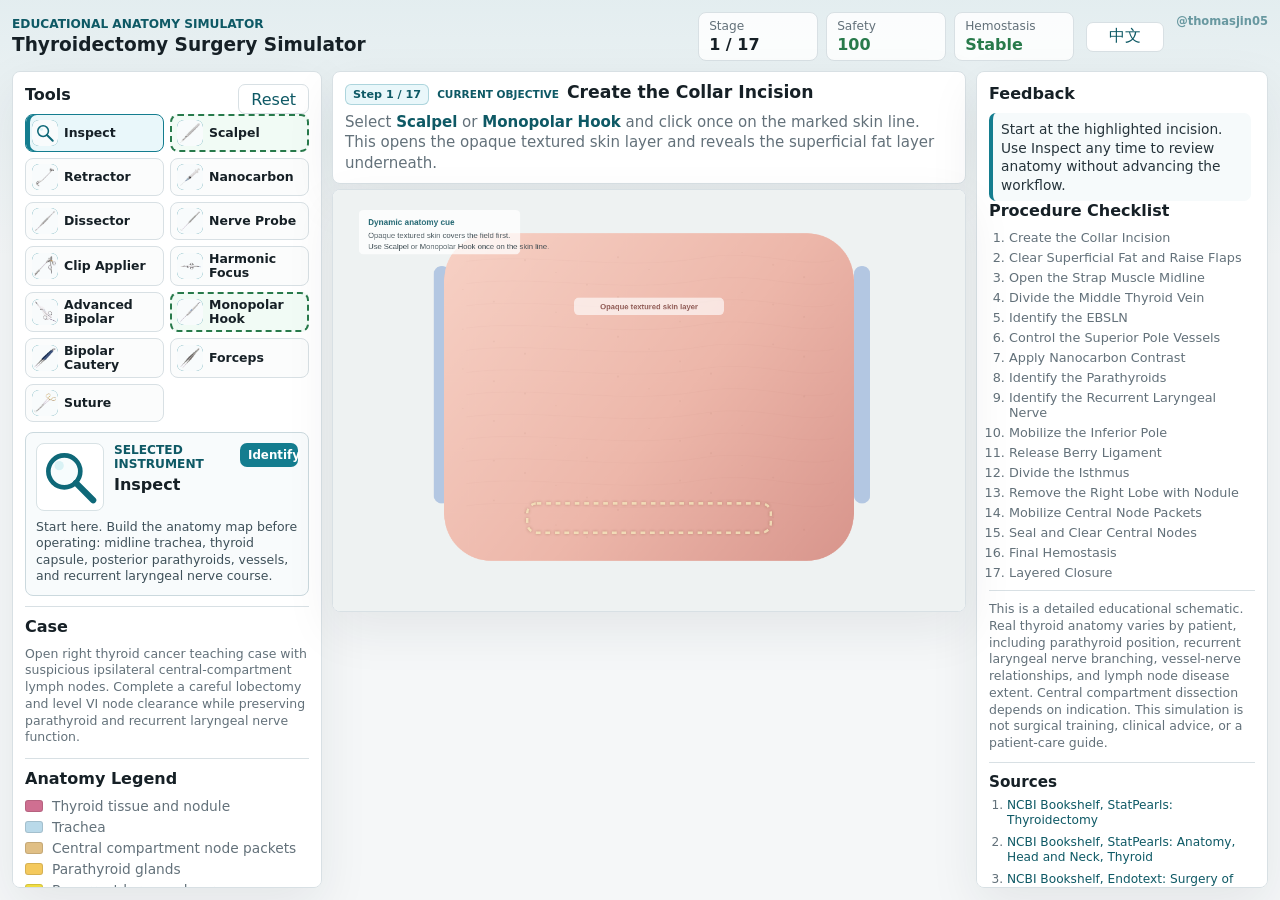
<file: index.html>
<!doctype html>
<html lang="en">
  <head>
    <meta charset="utf-8">
    <meta name="viewport" content="width=device-width, initial-scale=1">
    <title>Thyroidectomy Surgery Simulator</title>
    <link rel="stylesheet" href="styles.css?v=sources-20260605">
  </head>
  <body>
    <main class="app">
      <section class="topbar" aria-label="Simulation status">
        <div class="brand-block">
          <p class="eyebrow">Educational anatomy simulator</p>
          <h1>Thyroidectomy Surgery Simulator</h1>
        </div>
        <div class="status-strip">
          <div>
            <span class="stat-label">Stage</span>
            <strong id="stageNumber">1 / 17</strong>
          </div>
          <div>
            <span class="stat-label">Safety</span>
            <strong id="safetyScore">100</strong>
          </div>
          <div>
            <span class="stat-label">Hemostasis</span>
            <strong id="hemostasisScore">Stable</strong>
          </div>
        </div>
        <button id="langToggle" class="ghost-button language-button" type="button">中文</button>
        <div class="watermark" aria-label="Creator watermark">@thomasjin05</div>
      </section>

      <section class="workspace">
        <aside class="panel tools-panel" aria-label="Surgical instruments">
          <div class="panel-head">
            <h2>Tools</h2>
            <button id="resetButton" class="ghost-button" type="button">Reset</button>
          </div>
          <div id="toolGrid" class="tool-grid"></div>

          <div class="instrument-panel" aria-live="polite">
            <div class="instrument-head">
              <img id="instrumentImage" class="instrument-image" alt="" width="92" height="92">
              <div>
                <p class="eyebrow">Selected instrument</p>
                <h2 id="instrumentTitle"></h2>
              </div>
              <span id="instrumentBadge" class="instrument-badge"></span>
            </div>
            <p id="instrumentTechnique" class="instrument-technique"></p>
          </div>

          <div class="case-card">
            <h2>Case</h2>
            <p>Open right thyroid cancer teaching case with suspicious ipsilateral central-compartment lymph nodes. Complete a careful lobectomy and level VI node clearance while preserving parathyroid and recurrent laryngeal nerve function.</p>
          </div>

          <div class="legend">
            <h2>Anatomy Legend</h2>
            <div><span class="swatch thyroid"></span>Thyroid tissue and nodule</div>
            <div><span class="swatch trachea"></span>Trachea</div>
            <div><span class="swatch lymph"></span>Central compartment node packets</div>
            <div><span class="swatch parathyroid"></span>Parathyroid glands</div>
            <div><span class="swatch nerve"></span>Recurrent laryngeal nerve</div>
            <div><span class="swatch sln"></span>External branch of superior laryngeal nerve</div>
            <div><span class="swatch artery"></span>Arteries</div>
            <div><span class="swatch vein"></span>Veins</div>
            <div><span class="swatch landmark"></span>Key landmarks</div>
          </div>
        </aside>

        <section class="sim-column">
          <div class="stage-card" aria-live="polite">
            <div>
              <span id="stageStepBadge" class="step-badge">Step 1 / 17</span>
              <p class="eyebrow">Current objective</p>
              <h2 id="stageTitle"></h2>
            </div>
            <p id="stageInstruction"></p>
          </div>

          <div class="canvas-shell">
            <canvas id="simCanvas" width="1080" height="720" tabindex="0" aria-keyshortcuts="Enter Space" aria-label="Interactive thyroidectomy anatomy simulation"></canvas>
            <div id="tooltip" class="tooltip" hidden></div>
            <section id="completionScreen" class="completion-screen" aria-live="polite" hidden>
              <div class="completion-panel">
                <p class="eyebrow">Case complete</p>
                <h2>Surgery Simulation Finished</h2>
                <p>Right lobectomy, ipsilateral central compartment node clearance, hemostasis check, and layered closure are complete.</p>
                <div class="completion-stats" aria-label="Final simulation status">
                  <div>
                    <span class="stat-label">Final safety</span>
                    <strong id="completionSafety"></strong>
                  </div>
                  <div>
                    <span class="stat-label">Hemostasis</span>
                    <strong id="completionHemostasis"></strong>
                  </div>
                </div>
                <button id="restartButton" class="restart-button" type="button">Restart</button>
              </div>
            </section>
          </div>
        </section>

        <aside class="panel feedback-panel" aria-label="Feedback and anatomy notes">
          <h2>Feedback</h2>
          <div id="feedbackLog" class="feedback-log" aria-live="polite" aria-atomic="false"></div>

          <h2>Procedure Checklist</h2>
          <ol id="checklist" class="checklist"></ol>

          <div class="note">
            This is a detailed educational schematic. Real thyroid anatomy varies by patient, including parathyroid position, recurrent laryngeal nerve branching, vessel-nerve relationships, and lymph node disease extent. Central compartment dissection depends on indication. This simulation is not surgical training, clinical advice, or a patient-care guide.
          </div>

          <section class="sources-card" aria-label="Evidence sources">
            <h2>Sources</h2>
            <ol class="sources-list">
              <li><a href="https://www.ncbi.nlm.nih.gov/sites/books/NBK563279/" target="_blank" rel="noopener noreferrer">NCBI Bookshelf, StatPearls: Thyroidectomy</a></li>
              <li><a href="https://www.ncbi.nlm.nih.gov/books/NBK470452/" target="_blank" rel="noopener noreferrer">NCBI Bookshelf, StatPearls: Anatomy, Head and Neck, Thyroid</a></li>
              <li><a href="https://www.ncbi.nlm.nih.gov/books/NBK285564/" target="_blank" rel="noopener noreferrer">NCBI Bookshelf, Endotext: Surgery of the Thyroid</a></li>
              <li><a href="https://pmc.ncbi.nlm.nih.gov/articles/PMC4739132/" target="_blank" rel="noopener noreferrer">2015 American Thyroid Association Management Guidelines for Adult Patients with Thyroid Nodules and Differentiated Thyroid Cancer</a></li>
              <li><a href="https://pmc.ncbi.nlm.nih.gov/articles/PMC9742273/" target="_blank" rel="noopener noreferrer">Surgical tips and techniques to avoid complications of thyroid surgery</a></li>
              <li><a href="https://pmc.ncbi.nlm.nih.gov/articles/PMC7315061/" target="_blank" rel="noopener noreferrer">A Review of Methods for the Preservation of Laryngeal Nerves During Thyroidectomy</a></li>
              <li><a href="https://pubmed.ncbi.nlm.nih.gov/25897006/" target="_blank" rel="noopener noreferrer">A Meta-analysis of Carbon Nanoparticles for Identifying Lymph Nodes and Protecting Parathyroid Glands during Surgery</a></li>
            </ol>
          </section>
        </aside>
      </section>
    </main>

    <script src="app.js?v=review-fixes-20260710"></script>
  </body>
</html>
</file>
<file: styles.css>
:root {
  color-scheme: light;
  --bg: #f5f7f8;
  --panel: #ffffff;
  --ink: #162026;
  --muted: #63717a;
  --line: #d8e0e4;
  --accent: #147d8f;
  --accent-dark: #0e5965;
  --danger: #b92f37;
  --warn: #c77a1b;
  --ok: #287a4b;
  --thyroid: #cf6f91;
  --trachea: #b9d9e9;
  --lymph: #e0bf85;
  --para: #f4c95d;
  --nerve: #f0dc42;
  --artery: #d83b44;
  --vein: #3c6fc0;
  font-family: Inter, ui-sans-serif, system-ui, -apple-system, BlinkMacSystemFont, "Segoe UI", sans-serif;
}
* {
  box-sizing: border-box;
}
body {
  margin: 0;
  min-height: 100vh;
  color: var(--ink);
  background: linear-gradient(180deg, rgba(20, 125, 143, 0.08), transparent 260px), var(--bg);
}
button {
  font: inherit;
}
.app {
  min-height: 100vh;
  padding: 12px;
}
.topbar {
  display: flex;
  align-items: center;
  justify-content: flex-start;
  gap: 12px;
  margin: 0 auto 10px;
  max-width: 1500px;
}
.brand-block {
  flex: 1 1 0;
  min-width: 0;
}
.eyebrow {
  margin: 0 0 4px;
  color: var(--accent-dark);
  font-size: 0.76rem;
  font-weight: 750;
  letter-spacing: 0;
  text-transform: uppercase;
}
h1, h2, p {
  margin-top: 0;
}
h1 {
  margin-bottom: 0;
  font-size: clamp(1.08rem, 1.45vw, 1.5rem);
  line-height: 1.1;
  letter-spacing: 0;
}
h2 {
  margin-bottom: 10px;
  font-size: 1rem;
}
.status-strip {
  display: grid;
  grid-template-columns: repeat(3, minmax(120px, 1fr));
  gap: 8px;
  flex: 0 0 auto;
}
.status-strip>div {
  min-width: 118px;
  padding: 6px 10px;
  border: 1px solid var(--line);
  border-radius: 8px;
  background: rgba(255, 255, 255, 0.86);
}
.stat-label {
  display: block;
  margin-bottom: 2px;
  color: var(--muted);
  font-size: 0.76rem;
}
.workspace {
  display: grid;
  grid-template-columns: 310px minmax(420px, 1fr) 292px;
  gap: 10px;
  max-width: 1500px;
  margin: 0 auto;
}
.panel, .stage-card, .canvas-shell {
  border: 1px solid var(--line);
  border-radius: 8px;
  background: var(--panel);
  box-shadow: 0 18px 50px rgba(24, 41, 52, 0.08);
}
.panel {
  align-self: start;
  padding: 12px;
}
.panel-head, .stage-card {
  display: flex;
  align-items: center;
  justify-content: space-between;
  gap: 14px;
}
.ghost-button {
  height: 30px;
  padding: 0 12px;
  border: 1px solid var(--line);
  border-radius: 7px;
  color: var(--accent-dark);
  background: #fff;
  cursor: pointer;
}
.tool-grid {
  display: grid;
  grid-template-columns: repeat(2, minmax(0, 1fr));
  gap: 6px;
  margin-bottom: 10px;
}
.tool-button {
  display: grid;
  grid-template-columns: 26px 1fr;
  gap: 6px;
  align-items: center;
  min-height: 38px;
  padding: 5px 6px;
  border: 1px solid var(--line);
  border-radius: 8px;
  text-align: left;
  color: var(--ink);
  background: #fbfcfc;
  cursor: pointer;
}
.tool-button[aria-pressed="true"] {
  border-color: var(--accent);
  background: #e9f7fa;
  box-shadow: inset 4px 0 0 var(--accent);
}
.tool-button.is-step-allowed {
  padding: 4px 5px;
  border: 2px dashed var(--ok);
  background: #f1fbf5;
}
.tool-button.is-step-allowed:hover,
.tool-button.is-step-allowed:focus-visible {
  background: #e3f5ea;
}
.tool-button.is-step-allowed[aria-pressed="true"] {
  background: #dff3e7;
  box-shadow: inset 4px 0 0 var(--accent), 0 0 0 2px rgba(40, 122, 75, 0.14);
}
.tool-icon {
  display: grid;
  place-items: center;
  width: 26px;
  height: 26px;
  border-radius: 7px;
  color: #fff;
  background: var(--accent);
  font-size: 0.85rem;
  font-weight: 800;
  overflow: hidden;
  position: relative;
}
.tool-icon img {
  position: absolute;
  inset: 0;
  width: 100%;
  height: 100%;
  object-fit: contain;
  padding: 2px;
  background: #f8fbfc;
}
.tool-name {
  display: block;
  font-size: 0.78rem;
  font-weight: 760;
  line-height: 1.12;
}
.instrument-panel {
  display: grid;
  gap: 8px;
  margin-bottom: 10px;
  padding: 10px;
  border: 1px solid #cbd9de;
  border-radius: 8px;
  background: #f8fbfc;
}
.instrument-head {
  display: flex;
  align-items: flex-start;
  justify-content: space-between;
  gap: 10px;
}
.instrument-image {
  flex: 0 0 68px;
  width: 68px;
  height: 68px;
  object-fit: contain;
  border: 1px solid #d8e2e5;
  border-radius: 8px;
  background: #fff;
}
.instrument-head h2 {
  margin-bottom: 0;
}
.instrument-badge {
  min-width: 58px;
  padding: 5px 8px;
  border-radius: 7px;
  color: #fff;
  font-size: 0.74rem;
  font-weight: 800;
  text-align: center;
}
.instrument-technique {
  margin-bottom: 0;
  color: #3e5059;
  font-size: 0.78rem;
  line-height: 1.32;
}
@media (prefers-reduced-motion: reduce) {
  *, *::before, *::after {
    scroll-behavior: auto !important;
    transition-duration: 0.01ms !important;
    animation-duration: 0.01ms !important;
  }
}
.case-card, .legend, .note {
  padding-top: 10px;
  border-top: 1px solid var(--line);
}
.case-card p, .note {
  color: var(--muted);
  font-size: 0.78rem;
  line-height: 1.34;
}
.legend div {
  display: flex;
  align-items: center;
  gap: 9px;
  margin: 5px 0;
  color: var(--muted);
  font-size: 0.86rem;
}
.swatch {
  width: 18px;
  height: 12px;
  border-radius: 3px;
  border: 1px solid rgba(0, 0, 0, 0.12);
}
.swatch.thyroid {
  background: var(--thyroid);
}
.swatch.trachea {
  background: var(--trachea);
}
.swatch.lymph {
  background: var(--lymph);
}
.swatch.parathyroid {
  background: var(--para);
}
.swatch.nerve {
  background: var(--nerve);
}
.swatch.sln {
  background: #9b7add;
}
.swatch.artery {
  background: var(--artery);
}
.swatch.vein {
  background: var(--vein);
}
.swatch.landmark {
  background: #8b9aa1;
}
.sim-column {
  display: grid;
  gap: 5px;
}
.stage-card {
  display: grid;
  align-items: start;
  gap: 7px;
  min-height: 0;
  padding: 10px 12px;
}
.stage-card>div {
  display: flex;
  align-items: baseline;
  flex-wrap: wrap;
  gap: 8px;
  min-width: 0;
}
.stage-card h2 {
  margin-bottom: 0;
  font-size: 1.08rem;
  line-height: 1.2;
}
.step-badge {
  flex: 0 0 auto;
  padding: 3px 7px;
  border: 1px solid rgba(20, 125, 143, 0.28);
  border-radius: 6px;
  color: var(--accent-dark);
  background: #e9f7fa;
  font-size: 0.7rem;
  font-weight: 850;
  white-space: nowrap;
}
.stage-card p:last-child {
  max-width: none;
  margin-bottom: 0;
  color: var(--muted);
  line-height: 1.35;
  font-size: 0.94rem;
}
.instruction-tool {
  color: var(--accent-dark);
  font-weight: 850;
}
.canvas-shell {
  position: relative;
  overflow: hidden;
  aspect-ratio: 3 / 2;
}
canvas {
  display: block;
  width: 100%;
  height: 100%;
  cursor: crosshair;
  background: #eef2f2;
}
.tooltip {
  position: absolute;
  z-index: 2;
  max-width: 240px;
  padding: 8px 10px;
  border: 1px solid rgba(12, 31, 39, 0.18);
  border-radius: 7px;
  color: #102027;
  background: rgba(255, 255, 255, 0.94);
  box-shadow: 0 10px 30px rgba(20, 40, 50, 0.16);
  font-size: 0.84rem;
  pointer-events: none;
}
.completion-screen {
  position: absolute;
  inset: 0;
  z-index: 3;
  display: grid;
  place-items: center;
  padding: 24px;
  background: rgba(11, 28, 35, 0.48);
}
.completion-screen[hidden] {
  display: none;
}
.completion-panel {
  width: min(420px, 100%);
  padding: 22px;
  border: 1px solid rgba(216, 224, 228, 0.92);
  border-radius: 8px;
  background: rgba(255, 255, 255, 0.97);
  box-shadow: 0 24px 70px rgba(13, 31, 40, 0.28);
}
.completion-panel h2 {
  margin-bottom: 8px;
  font-size: 1.28rem;
}
.completion-panel p:not(.eyebrow) {
  margin-bottom: 14px;
  color: var(--muted);
  line-height: 1.42;
}
.completion-stats {
  display: grid;
  grid-template-columns: repeat(2, minmax(0, 1fr));
  gap: 8px;
  margin-bottom: 16px;
}
.completion-stats div {
  padding: 10px;
  border: 1px solid var(--line);
  border-radius: 8px;
  background: #f6fafb;
}
.completion-stats strong {
  display: block;
  font-size: 1.05rem;
}
.restart-button {
  min-height: 40px;
  width: 100%;
  border: 0;
  border-radius: 8px;
  color: #fff;
  background: var(--accent);
  font-weight: 780;
  cursor: pointer;
}
.restart-button:hover, .restart-button:focus-visible {
  background: var(--accent-dark);
}
.feedback-log {
  display: grid;
  gap: 6px;
  max-height: min(230px, 28vh);
  overflow: auto;
  padding-right: 4px;
}
.log-entry {
  padding: 7px 8px;
  border-left: 4px solid var(--accent);
  border-radius: 7px;
  background: #f6fafb;
  color: #26343b;
  font-size: 0.86rem;
  line-height: 1.35;
}
.log-entry.warning {
  border-left-color: var(--warn);
  background: #fff8ed;
}
.log-entry.danger {
  border-left-color: var(--danger);
  background: #fff1f2;
}
.log-entry.success {
  border-left-color: var(--ok);
  background: #effaf3;
}
.checklist {
  display: grid;
  gap: 5px;
  margin: 0 0 10px;
  padding-left: 20px;
  color: var(--muted);
  font-size: 0.8rem;
}
.checklist li.done {
  color: var(--ok);
  font-weight: 720;
}
@media(min-width:1101px) {
  body {
    height: 100vh;
    overflow: hidden;
  }
  .app {
    display: grid;
    grid-template-rows: auto minmax(0, 1fr);
    height: 100vh;
    min-height: 0;
  }
  .topbar {
    width: 100%;
  }
  .workspace {
    width: 100%;
    min-height: 0;
    height: 100%;
  }
  .panel, .sim-column {
    min-height: 0;
    height: 100%;
  }
  .panel {
    align-self: stretch;
    overflow: auto;
  }
  .sim-column {
    grid-template-rows: auto minmax(0, 1fr);
  }
  .stage-card {
    grid-template-columns: 1fr;
    min-height: 74px;
  }
  .stage-card>div {
    align-items: baseline;
  }
  .stage-card .eyebrow {
    flex: none;
    margin: 0;
    font-size: 0.66rem;
  }
  .stage-card h2 {
    overflow: visible;
    white-space: normal;
  }
  .stage-card p:last-child {
    justify-self: stretch;
    max-width: 100%;
    text-align: left;
  }
  .canvas-shell {
    align-self: start;
    max-height: 100%;
  }
}
@media(max-width:1100px) {
  .workspace {
    grid-template-columns: 220px minmax(360px, 1fr);
  }
  .tool-grid {
    grid-template-columns: 1fr;
  }
  .feedback-panel {
    grid-column: 1 / -1;
  }
}
@media(max-width:760px) {
  .app {
    padding: 12px;
  }
  .tool-grid {
    grid-template-columns: 1fr;
  }
  .topbar {
    align-items: stretch;
    flex-direction: column;
  }
  .stage-card {
    align-items: stretch;
  }
  .status-strip, .workspace {
    grid-template-columns: 1fr;
  }
}
.language-button {
  flex: 0 0 auto;
  align-self: flex-start;
  min-width: 78px;
  margin-top: 9.5px;
}
.watermark {
  flex: 0 0 auto;
  align-self: flex-start;
  margin-top: 2px;
  color: rgba(14, 89, 101, 0.58);
  font-size: 0.72rem;
  font-weight: 800;
  letter-spacing: 0;
  white-space: nowrap;
  pointer-events: none;
}
@media(max-width:760px) {
  .brand-block {
    width: 100%;
  }
  .language-button {
    width: 100%;
    margin-top: 0;
  }
  .watermark {
    align-self: flex-end;
  }
}
.sources-card {
  margin-top: 10px;
  padding-top: 10px;
  border-top: 1px solid var(--line);
}
.sources-card h2 {
  margin-bottom: 7px;
  font-size: 0.95rem;
}
.sources-list {
  display: grid;
  gap: 6px;
  margin: 0;
  padding-left: 18px;
  color: var(--muted);
  font-size: 0.76rem;
  line-height: 1.28;
}
.sources-list a {
  color: var(--accent-dark);
  text-decoration: none;
  overflow-wrap: anywhere;
}
.sources-list a:hover, .sources-list a:focus-visible {
  text-decoration: underline;
}
</file>
